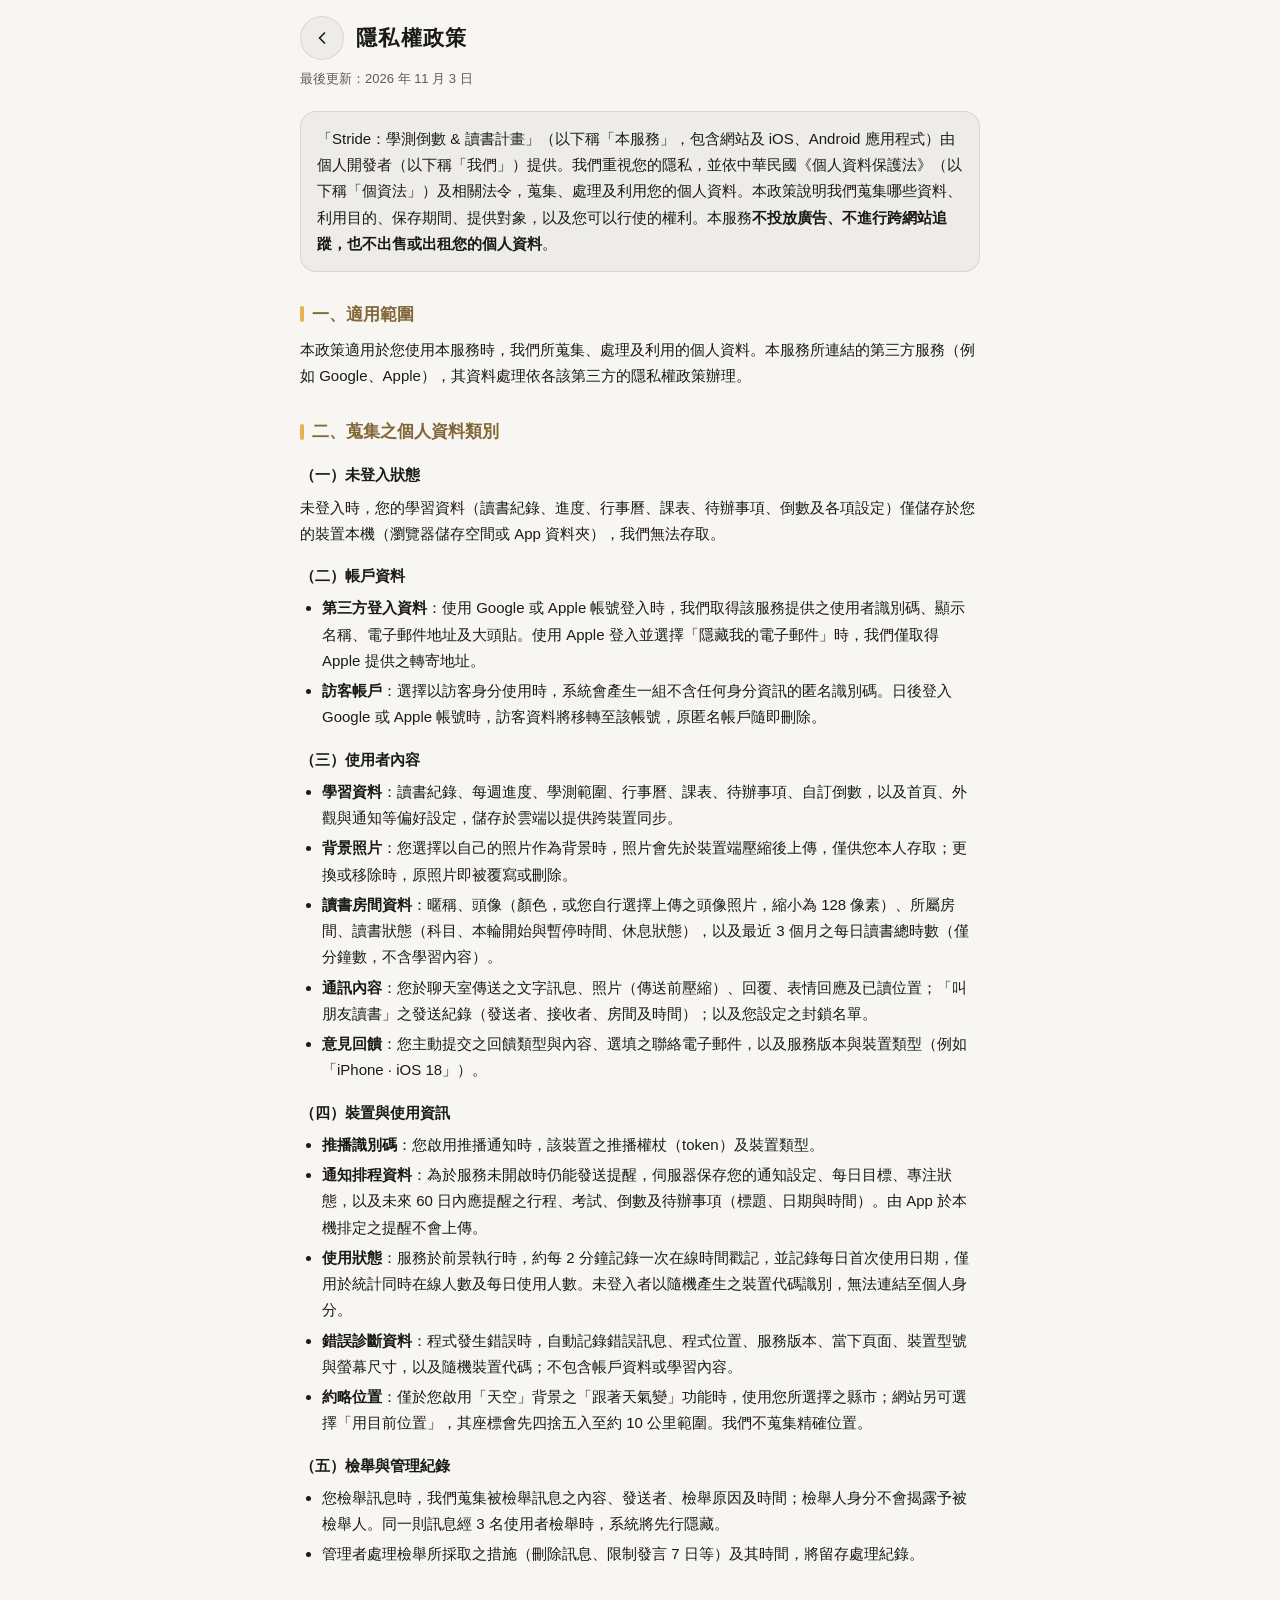
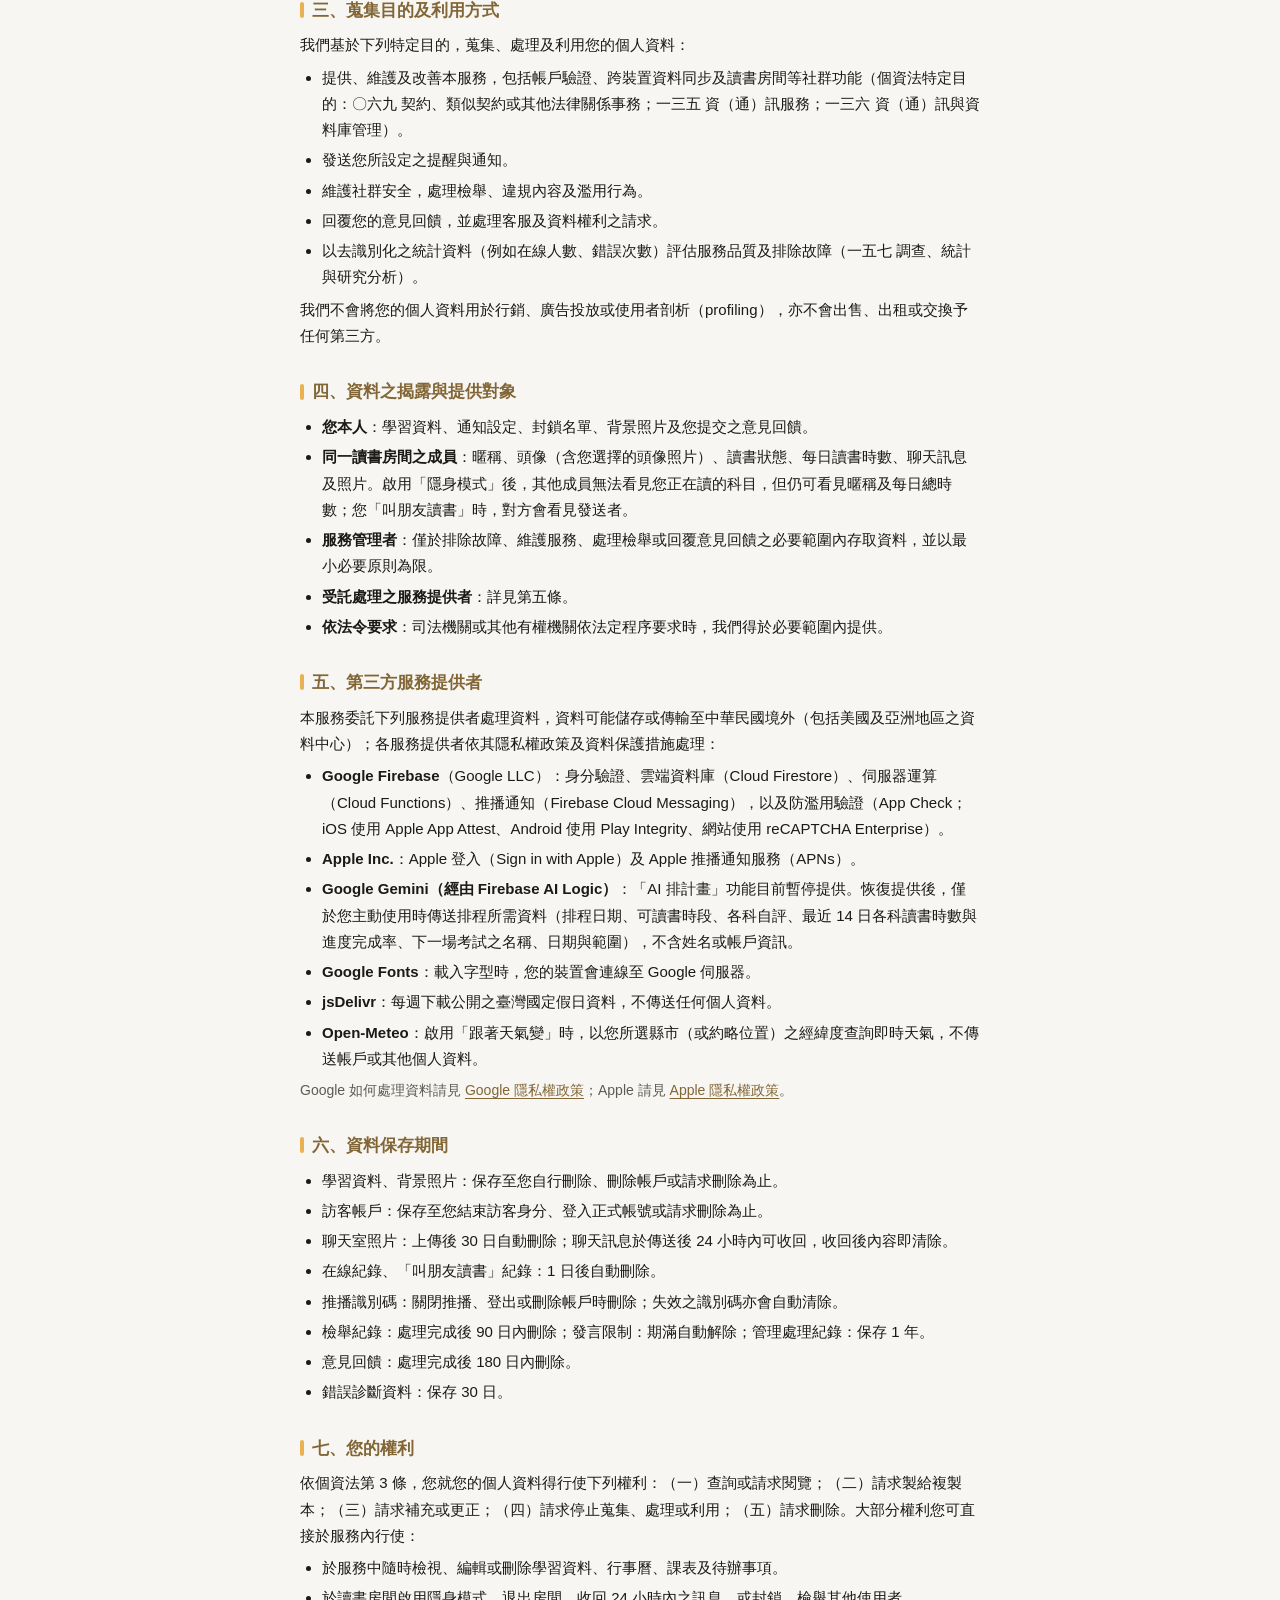
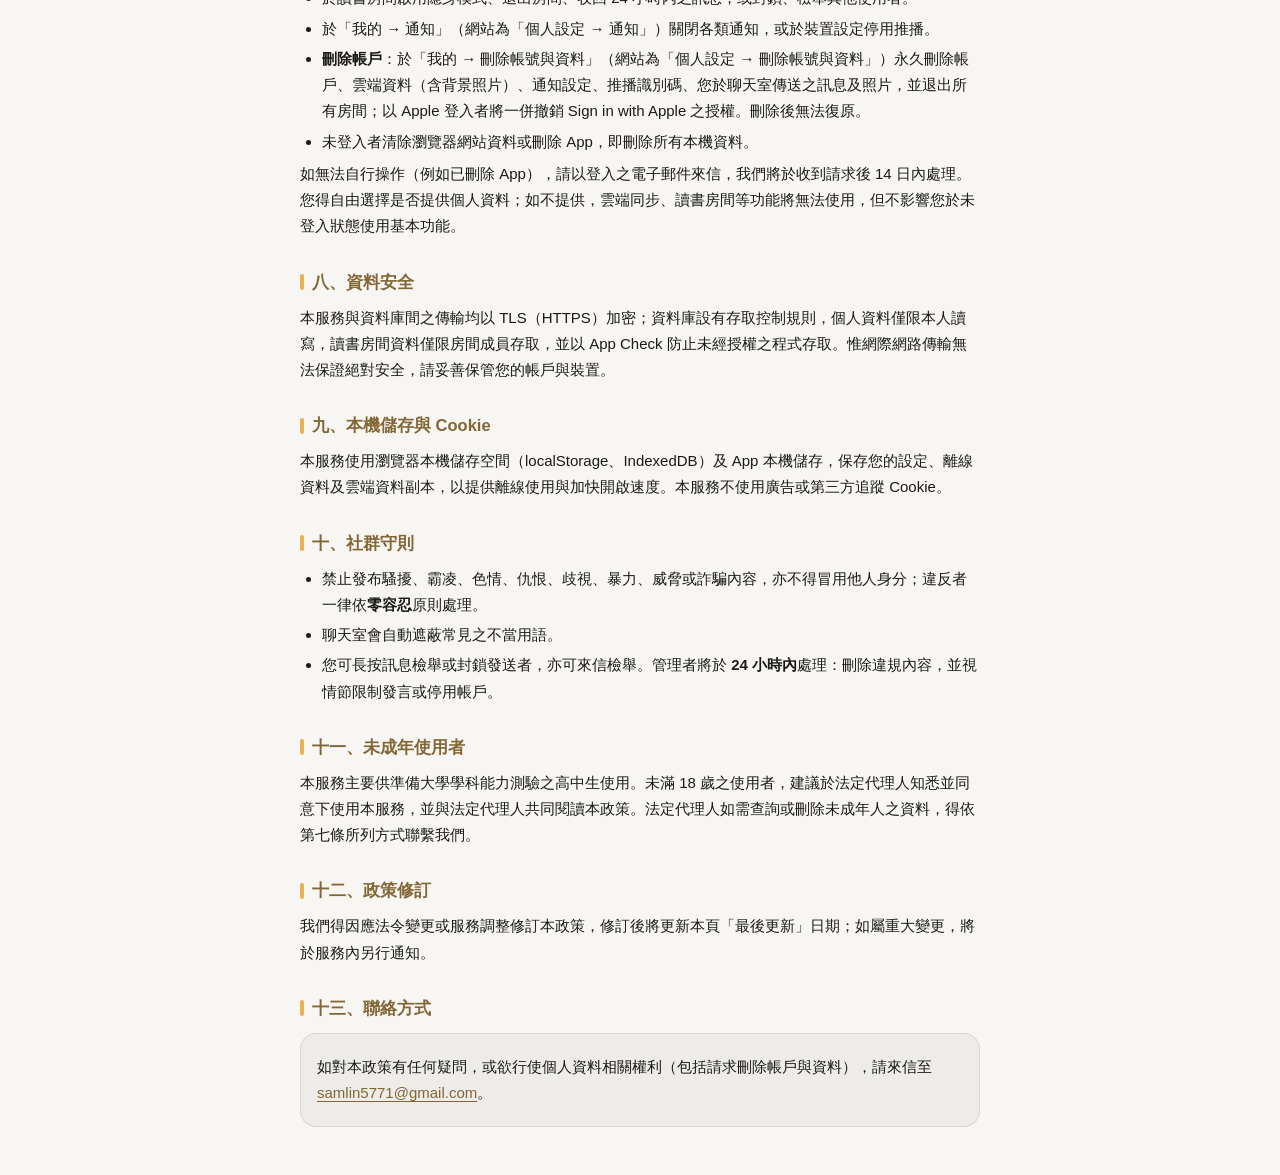
<file: privacy.html>
<!DOCTYPE html>
<html lang="zh-TW" data-theme="dark">
<head>
    <meta charset="UTF-8">
    <meta name="viewport" content="width=device-width, initial-scale=1.0, viewport-fit=cover">
    <title>隱私權政策｜Stride</title>
    <meta name="description" content="Stride（學測倒數 & 讀書計畫）的隱私權政策：蒐集之個人資料類別、利用目的、保存期間、提供對象及您的權利。">
    <meta name="theme-color" content="#050608">
    <link rel="icon" type="image/png" sizes="32x32" href="favicon-32.png">
    <link rel="apple-touch-icon" href="apple-touch-icon.png">
    <script>
        // 跟 App 用同一個深淺色和主題色設定
        (function () {
            var t = null, a = null;
            try { t = localStorage.getItem('study_theme'); a = localStorage.getItem('study_accent'); } catch (e) {}
            if (t !== 'light' && t !== 'dark') t = window.matchMedia && window.matchMedia('(prefers-color-scheme: light)').matches ? 'light' : 'dark';
            document.documentElement.setAttribute('data-theme', t);
            var c = { amber: '#E9B154', mint: '#5ED3A8', violet: '#A99BF0', sakura: '#F4A3BE', ocean: '#6CB4EE', coral: '#FF8B74', matcha: '#A9C46C', moon: '#C3CAD6' };
            document.documentElement.style.setProperty('--accent', c[a] || c.amber);
            // 在 App 裡打開（嵌在 App 的畫面中）：App 自己有標題和返回鍵，這頁就不用再顯示
            if (/[?&]embed=1/.test(location.search)) document.documentElement.classList.add('embed');
            var m = document.querySelector('meta[name="theme-color"]');
            if (m) m.setAttribute('content', t === 'light' ? '#F7F6F2' : '#050608');
        })();
    </script>
    <style>
        :root {
            --accent: #E9B154;
            --bg: #050608; --surface: rgba(255, 255, 255, .045); --line: rgba(242, 240, 233, .1);
            --text: #F2F0E9; --muted: #A8A59C;
            --head: var(--accent);
        }
        :root[data-theme="light"] {
            --bg: #F7F6F2; --surface: rgba(22, 20, 15, .04); --line: rgba(22, 20, 15, .1);
            --text: #1B1A17; --muted: #5E5B54;
            --head: color-mix(in srgb, var(--accent) 50%, #1B1A17);
        }
        * { box-sizing: border-box; }
        html { -webkit-text-size-adjust: 100%; }
        body {
            margin: 0; background: var(--bg); color: var(--text);
            font-family: 'Noto Sans TC', -apple-system, 'PingFang TC', 'Microsoft JhengHei', sans-serif;
            line-height: 1.75; font-size: 15px;
        }
        .wrap { max-width: 720px; margin: 0 auto; padding: calc(16px + env(safe-area-inset-top)) 20px calc(48px + env(safe-area-inset-bottom)); }
        .top { display: flex; align-items: center; gap: 12px; margin-bottom: 8px; }
        .back {
            width: 44px; height: 44px; border-radius: 22px; flex-shrink: 0; display: flex; align-items: center; justify-content: center;
            border: 1px solid var(--line); background: var(--surface); color: var(--text); text-decoration: none;
        }
        .back svg { width: 20px; height: 20px; }
        h1 { margin: 0; font-size: 21px; letter-spacing: .06em; }
        .date { margin: 4px 0 20px; font-size: 13px; color: var(--muted); }
        .lead { margin: 0 0 8px; padding: 14px 16px; border-radius: 16px; background: var(--surface); border: 1px solid var(--line); }
        h2 { margin: 28px 0 8px; font-size: 16.5px; color: var(--head); display: flex; align-items: center; gap: 8px; }
        h2::before { content: ''; width: 4px; height: 16px; border-radius: 2px; background: var(--accent); }
        h3 { margin: 16px 0 4px; font-size: 15px; }
        p { margin: 6px 0; }
        ul { margin: 6px 0; padding-left: 22px; }
        li { margin: 4px 0; }
        .muted { color: var(--muted); font-size: 14px; }
        a { color: var(--head); text-underline-offset: 3px; }
        b { font-weight: 700; }
        .embed .top { display: none; }
        .embed .wrap { padding-top: 16px; }
        .embed body { background: transparent; }
        .contact { margin-top: 10px; padding: 14px 16px; border-radius: 16px; background: var(--surface); border: 1px solid var(--line); }
    </style>
</head>
<body>
<main class="wrap">
    <div class="top">
        <a class="back" href="./" id="backLink" aria-label="回到 App"><svg viewBox="0 0 24 24" fill="none" stroke="currentColor" stroke-width="2" stroke-linecap="round" stroke-linejoin="round" aria-hidden="true"><path d="M15 6l-6 6 6 6"/></svg></a>
        <h1>隱私權政策</h1>
    </div>
    <p class="date">最後更新：2026 年 11 月 3 日</p>
    <p class="lead">「Stride：學測倒數 &amp; 讀書計畫」（以下稱「本服務」，包含網站及 iOS、Android 應用程式）由個人開發者（以下稱「我們」）提供。我們重視您的隱私，並依中華民國《個人資料保護法》（以下稱「個資法」）及相關法令，蒐集、處理及利用您的個人資料。本政策說明我們蒐集哪些資料、利用目的、保存期間、提供對象，以及您可以行使的權利。本服務<b>不投放廣告、不進行跨網站追蹤，也不出售或出租您的個人資料</b>。</p>
    <h2>一、適用範圍</h2>
    <p>本政策適用於您使用本服務時，我們所蒐集、處理及利用的個人資料。本服務所連結的第三方服務（例如 Google、Apple），其資料處理依各該第三方的隱私權政策辦理。</p>
    <h2>二、蒐集之個人資料類別</h2>
    <h3>（一）未登入狀態</h3>
    <p>未登入時，您的學習資料（讀書紀錄、進度、行事曆、課表、待辦事項、倒數及各項設定）僅儲存於您的裝置本機（瀏覽器儲存空間或 App 資料夾），我們無法存取。</p>
    <h3>（二）帳戶資料</h3>
    <ul>
        <li><b>第三方登入資料</b>：使用 Google 或 Apple 帳號登入時，我們取得該服務提供之使用者識別碼、顯示名稱、電子郵件地址及大頭貼。使用 Apple 登入並選擇「隱藏我的電子郵件」時，我們僅取得 Apple 提供之轉寄地址。</li>
        <li><b>訪客帳戶</b>：選擇以訪客身分使用時，系統會產生一組不含任何身分資訊的匿名識別碼。日後登入 Google 或 Apple 帳號時，訪客資料將移轉至該帳號，原匿名帳戶隨即刪除。</li>
    </ul>
    <h3>（三）使用者內容</h3>
    <ul>
        <li><b>學習資料</b>：讀書紀錄、每週進度、學測範圍、行事曆、課表、待辦事項、自訂倒數，以及首頁、外觀與通知等偏好設定，儲存於雲端以提供跨裝置同步。</li>
        <li><b>背景照片</b>：您選擇以自己的照片作為背景時，照片會先於裝置端壓縮後上傳，僅供您本人存取；更換或移除時，原照片即被覆寫或刪除。</li>
        <li><b>讀書房間資料</b>：暱稱、頭像（顏色，或您自行選擇上傳之頭像照片，縮小為 128 像素）、所屬房間、讀書狀態（科目、本輪開始與暫停時間、休息狀態），以及最近 3 個月之每日讀書總時數（僅分鐘數，不含學習內容）。</li>
        <li><b>通訊內容</b>：您於聊天室傳送之文字訊息、照片（傳送前壓縮）、回覆、表情回應及已讀位置；「叫朋友讀書」之發送紀錄（發送者、接收者、房間及時間）；以及您設定之封鎖名單。</li>
        <li><b>意見回饋</b>：您主動提交之回饋類型與內容、選填之聯絡電子郵件，以及服務版本與裝置類型（例如「iPhone · iOS 18」）。</li>
    </ul>
    <h3>（四）裝置與使用資訊</h3>
    <ul>
        <li><b>推播識別碼</b>：您啟用推播通知時，該裝置之推播權杖（token）及裝置類型。</li>
        <li><b>通知排程資料</b>：為於服務未開啟時仍能發送提醒，伺服器保存您的通知設定、每日目標、專注狀態，以及未來 60 日內應提醒之行程、考試、倒數及待辦事項（標題、日期與時間）。由 App 於本機排定之提醒不會上傳。</li>
        <li><b>使用狀態</b>：服務於前景執行時，約每 2 分鐘記錄一次在線時間戳記，並記錄每日首次使用日期，僅用於統計同時在線人數及每日使用人數。未登入者以隨機產生之裝置代碼識別，無法連結至個人身分。</li>
        <li><b>錯誤診斷資料</b>：程式發生錯誤時，自動記錄錯誤訊息、程式位置、服務版本、當下頁面、裝置型號與螢幕尺寸，以及隨機裝置代碼；不包含帳戶資料或學習內容。</li>
        <li><b>約略位置</b>：僅於您啟用「天空」背景之「跟著天氣變」功能時，使用您所選擇之縣市；網站另可選擇「用目前位置」，其座標會先四捨五入至約 10 公里範圍。我們不蒐集精確位置。</li>
    </ul>
    <h3>（五）檢舉與管理紀錄</h3>
    <ul>
        <li>您檢舉訊息時，我們蒐集被檢舉訊息之內容、發送者、檢舉原因及時間；檢舉人身分不會揭露予被檢舉人。同一則訊息經 3 名使用者檢舉時，系統將先行隱藏。</li>
        <li>管理者處理檢舉所採取之措施（刪除訊息、限制發言 7 日等）及其時間，將留存處理紀錄。</li>
    </ul>
    <h2>三、蒐集目的及利用方式</h2>
    <p>我們基於下列特定目的，蒐集、處理及利用您的個人資料：</p>
    <ul>
        <li>提供、維護及改善本服務，包括帳戶驗證、跨裝置資料同步及讀書房間等社群功能（個資法特定目的：〇六九 契約、類似契約或其他法律關係事務；一三五 資（通）訊服務；一三六 資（通）訊與資料庫管理）。</li>
        <li>發送您所設定之提醒與通知。</li>
        <li>維護社群安全，處理檢舉、違規內容及濫用行為。</li>
        <li>回覆您的意見回饋，並處理客服及資料權利之請求。</li>
        <li>以去識別化之統計資料（例如在線人數、錯誤次數）評估服務品質及排除故障（一五七 調查、統計與研究分析）。</li>
    </ul>
    <p>我們不會將您的個人資料用於行銷、廣告投放或使用者剖析（profiling），亦不會出售、出租或交換予任何第三方。</p>
    <h2>四、資料之揭露與提供對象</h2>
    <ul>
        <li><b>您本人</b>：學習資料、通知設定、封鎖名單、背景照片及您提交之意見回饋。</li>
        <li><b>同一讀書房間之成員</b>：暱稱、頭像（含您選擇的頭像照片）、讀書狀態、每日讀書時數、聊天訊息及照片。啟用「隱身模式」後，其他成員無法看見您正在讀的科目，但仍可看見暱稱及每日總時數；您「叫朋友讀書」時，對方會看見發送者。</li>
        <li><b>服務管理者</b>：僅於排除故障、維護服務、處理檢舉或回覆意見回饋之必要範圍內存取資料，並以最小必要原則為限。</li>
        <li><b>受託處理之服務提供者</b>：詳見第五條。</li>
        <li><b>依法令要求</b>：司法機關或其他有權機關依法定程序要求時，我們得於必要範圍內提供。</li>
    </ul>
    <h2>五、第三方服務提供者</h2>
    <p>本服務委託下列服務提供者處理資料，資料可能儲存或傳輸至中華民國境外（包括美國及亞洲地區之資料中心）；各服務提供者依其隱私權政策及資料保護措施處理：</p>
    <ul>
        <li><b>Google Firebase</b>（Google LLC）：身分驗證、雲端資料庫（Cloud Firestore）、伺服器運算（Cloud Functions）、推播通知（Firebase Cloud Messaging），以及防濫用驗證（App Check；iOS 使用 Apple App Attest、Android 使用 Play Integrity、網站使用 reCAPTCHA Enterprise）。</li>
        <li><b>Apple Inc.</b>：Apple 登入（Sign in with Apple）及 Apple 推播通知服務（APNs）。</li>
        <li><b>Google Gemini（經由 Firebase AI Logic）</b>：「AI 排計畫」功能目前暫停提供。恢復提供後，僅於您主動使用時傳送排程所需資料（排程日期、可讀書時段、各科自評、最近 14 日各科讀書時數與進度完成率、下一場考試之名稱、日期與範圍），不含姓名或帳戶資訊。</li>
        <li><b>Google Fonts</b>：載入字型時，您的裝置會連線至 Google 伺服器。</li>
        <li><b>jsDelivr</b>：每週下載公開之臺灣國定假日資料，不傳送任何個人資料。</li>
        <li><b>Open-Meteo</b>：啟用「跟著天氣變」時，以您所選縣市（或約略位置）之經緯度查詢即時天氣，不傳送帳戶或其他個人資料。</li>
    </ul>
    <p class="muted">Google 如何處理資料請見 <a href="https://policies.google.com/privacy" target="_blank" rel="noopener">Google 隱私權政策</a>；Apple 請見 <a href="https://www.apple.com/tw/legal/privacy/" target="_blank" rel="noopener">Apple 隱私權政策</a>。</p>
    <h2>六、資料保存期間</h2>
    <ul>
        <li>學習資料、背景照片：保存至您自行刪除、刪除帳戶或請求刪除為止。</li>
        <li>訪客帳戶：保存至您結束訪客身分、登入正式帳號或請求刪除為止。</li>
        <li>聊天室照片：上傳後 30 日自動刪除；聊天訊息於傳送後 24 小時內可收回，收回後內容即清除。</li>
        <li>在線紀錄、「叫朋友讀書」紀錄：1 日後自動刪除。</li>
        <li>推播識別碼：關閉推播、登出或刪除帳戶時刪除；失效之識別碼亦會自動清除。</li>
        <li>檢舉紀錄：處理完成後 90 日內刪除；發言限制：期滿自動解除；管理處理紀錄：保存 1 年。</li>
        <li>意見回饋：處理完成後 180 日內刪除。</li>
        <li>錯誤診斷資料：保存 30 日。</li>
    </ul>
    <h2 id="delete">七、您的權利</h2>
    <p>依個資法第 3 條，您就您的個人資料得行使下列權利：（一）查詢或請求閱覽；（二）請求製給複製本；（三）請求補充或更正；（四）請求停止蒐集、處理或利用；（五）請求刪除。大部分權利您可直接於服務內行使：</p>
    <ul>
        <li>於服務中隨時檢視、編輯或刪除學習資料、行事曆、課表及待辦事項。</li>
        <li>於讀書房間啟用隱身模式、退出房間、收回 24 小時內之訊息，或封鎖、檢舉其他使用者。</li>
        <li>於「我的 → 通知」（網站為「個人設定 → 通知」）關閉各類通知，或於裝置設定停用推播。</li>
        <li><b>刪除帳戶</b>：於「我的 → 刪除帳號與資料」（網站為「個人設定 → 刪除帳號與資料」）永久刪除帳戶、雲端資料（含背景照片）、通知設定、推播識別碼、您於聊天室傳送之訊息及照片，並退出所有房間；以 Apple 登入者將一併撤銷 Sign in with Apple 之授權。刪除後無法復原。</li>
        <li>未登入者清除瀏覽器網站資料或刪除 App，即刪除所有本機資料。</li>
    </ul>
    <p>如無法自行操作（例如已刪除 App），請以登入之電子郵件來信，我們將於收到請求後 14 日內處理。您得自由選擇是否提供個人資料；如不提供，雲端同步、讀書房間等功能將無法使用，但不影響您於未登入狀態使用基本功能。</p>
    <h2>八、資料安全</h2>
    <p>本服務與資料庫間之傳輸均以 TLS（HTTPS）加密；資料庫設有存取控制規則，個人資料僅限本人讀寫，讀書房間資料僅限房間成員存取，並以 App Check 防止未經授權之程式存取。惟網際網路傳輸無法保證絕對安全，請妥善保管您的帳戶與裝置。</p>
    <h2>九、本機儲存與 Cookie</h2>
    <p>本服務使用瀏覽器本機儲存空間（localStorage、IndexedDB）及 App 本機儲存，保存您的設定、離線資料及雲端資料副本，以提供離線使用與加快開啟速度。本服務不使用廣告或第三方追蹤 Cookie。</p>
    <h2 id="terms">十、社群守則</h2>
    <ul>
        <li>禁止發布騷擾、霸凌、色情、仇恨、歧視、暴力、威脅或詐騙內容，亦不得冒用他人身分；違反者一律依<b>零容忍</b>原則處理。</li>
        <li>聊天室會自動遮蔽常見之不當用語。</li>
        <li>您可長按訊息檢舉或封鎖發送者，亦可來信檢舉。管理者將於 <b>24 小時內</b>處理：刪除違規內容，並視情節限制發言或停用帳戶。</li>
    </ul>
    <h2>十一、未成年使用者</h2>
    <p>本服務主要供準備大學學科能力測驗之高中生使用。未滿 18 歲之使用者，建議於法定代理人知悉並同意下使用本服務，並與法定代理人共同閱讀本政策。法定代理人如需查詢或刪除未成年人之資料，得依第七條所列方式聯繫我們。</p>
    <h2>十二、政策修訂</h2>
    <p>我們得因應法令變更或服務調整修訂本政策，修訂後將更新本頁「最後更新」日期；如屬重大變更，將於服務內另行通知。</p>
    <h2>十三、聯絡方式</h2>
    <div class="contact">
        <p>如對本政策有任何疑問，或欲行使個人資料相關權利（包括請求刪除帳戶與資料），請來信至 <a href="mailto:samlin5771@gmail.com">samlin5771@gmail.com</a>。</p>
    </div>
</main>
<script>
    // 從 App 點進來：按返回就回到剛剛的畫面
    (function () {
        var b = document.getElementById('backLink');
        b.addEventListener('click', function (e) {
            try {
                if (document.referrer && new URL(document.referrer).origin === location.origin && history.length > 1) { e.preventDefault(); history.back(); }
            } catch (x) {}
        });
    })();
</script>
</body>
</html>
</file>
